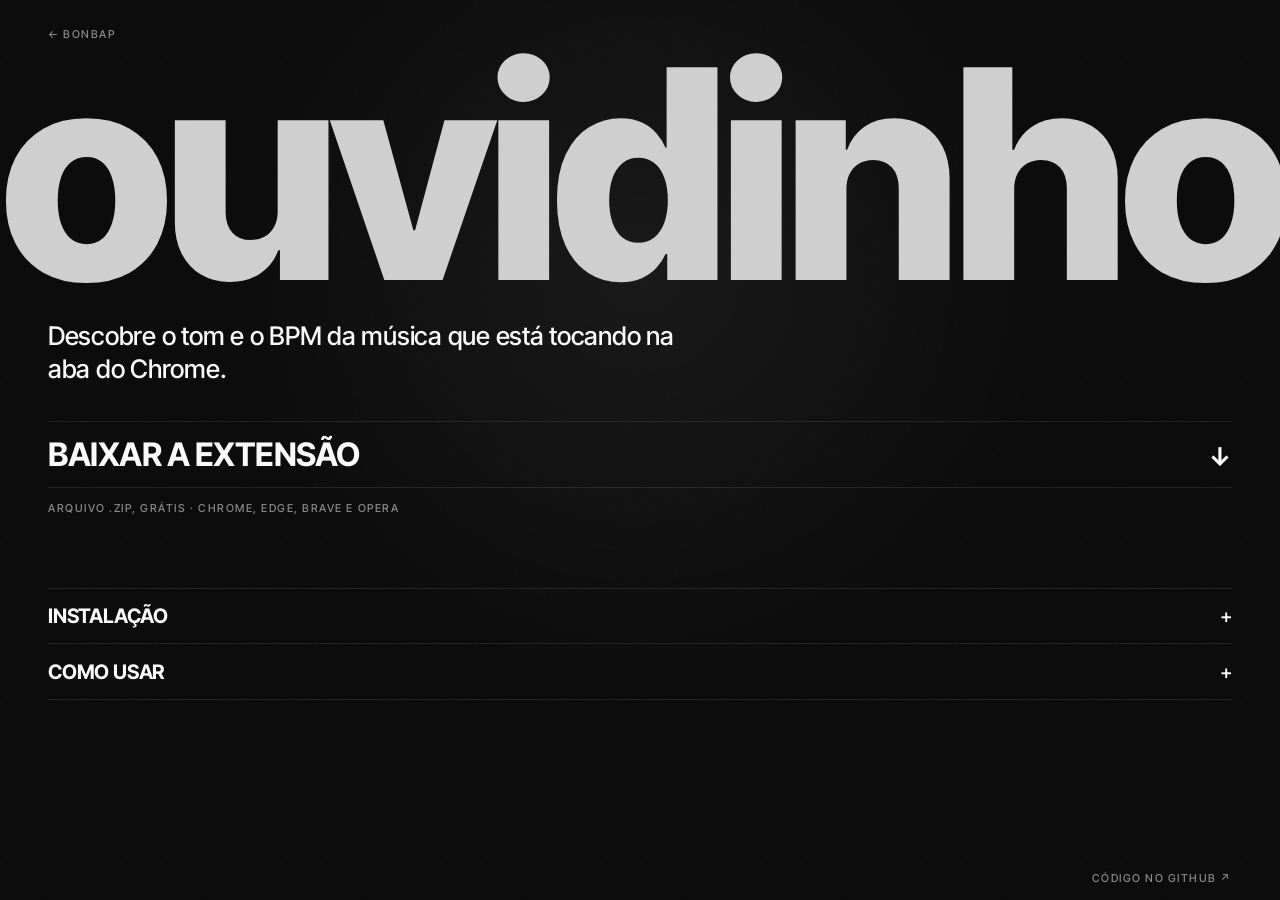
<file: docs/index.html>
<!doctype html>
<html lang="pt-BR">
<head>
<meta charset="utf-8">
<meta name="viewport" content="width=device-width, initial-scale=1">
<meta name="theme-color" content="#0a0a0a">
<title>ouvidinho — bonbap</title>
<meta name="description" content="Extensão para Chrome que descobre o tom e o BPM da música que está tocando na aba. Download e instalação passo a passo.">
<link rel="canonical" href="https://bonbap.com.br/ouvidinho/">
<meta property="og:type" content="website">
<meta property="og:title" content="ouvidinho — bonbap">
<meta property="og:description" content="Descobre o tom e o BPM da música que está tocando na aba do Chrome.">
<meta property="og:url" content="https://bonbap.com.br/ouvidinho/">
<meta property="og:site_name" content="bonbap">
<meta property="og:image" content="https://bonbap.com.br/ouvidinho/img/og.png">
<meta property="og:image:type" content="image/png">
<meta property="og:image:width" content="1200">
<meta property="og:image:height" content="630">
<meta property="og:image:alt" content="Ouvidinho mostrando o tom definido: Lá menor, 128 BPM, com a escala marcada no teclado.">
<meta property="og:locale" content="pt_BR">
<meta name="twitter:card" content="summary_large_image">
<link rel="icon" href="data:image/svg+xml,<svg xmlns='http://www.w3.org/2000/svg' viewBox='0 0 32 32'><rect width='32' height='32' rx='7' fill='%231c1c1c'/><g stroke-width='2.8' stroke-linecap='round'><path d='M6.4 13v6M11.2 10v12M20.8 10v12M25.6 13v6' stroke='%23f2f2ee'/><path d='M16 6.8v18.4' stroke='%23f76b1c'/></g></svg>">
<link rel="preconnect" href="https://fonts.googleapis.com">
<link rel="preconnect" href="https://fonts.gstatic.com" crossorigin>
<link rel="stylesheet" href="https://fonts.googleapis.com/css2?family=Inter+Tight:wght@500;700;800&display=swap">

<style>
:root {
  color-scheme: dark;
  --bg: #0a0a0a;
  --fg: #fafafa;
  --solid: #cfcfcf;
  --muted: #8a8a8a;
  --line: rgba(255, 255, 255, .09);
  --pad: clamp(1.25rem, 4vw, 3rem);
  --ease: cubic-bezier(.22, 1, .36, 1);
}

*, *::before, *::after { box-sizing: border-box; }

body {
  margin: 0;
  min-height: 100svh;
  display: flex;
  flex-direction: column;
  background: var(--bg);
  color: var(--fg);
  font: 500 16px/1.5 "Inter Tight", ui-sans-serif, system-ui, -apple-system, "Segoe UI", sans-serif;
  -webkit-font-smoothing: antialiased;
  overflow-x: hidden;
}

img {
  display: block;
  max-width: 100%;
  height: auto;
  border: 1px solid var(--line);
  border-radius: 6px;
}

.layer { position: fixed; inset: 0; pointer-events: none; z-index: -1; }

.layer--glow {
  background: radial-gradient(42rem 42rem at var(--mx, 50%) var(--my, 30%),
              rgba(255, 255, 255, .055), transparent 62%);
}

.layer--grain {
  opacity: .035;
  background-image: url("data:image/svg+xml,<svg xmlns='http://www.w3.org/2000/svg' width='160' height='160'><filter id='n'><feTurbulence type='fractalNoise' baseFrequency='.8' numOctaves='3'/><feColorMatrix type='saturate' values='0'/></filter><rect width='160' height='160' filter='url(%23n)'/></svg>");
}

.small {
  margin: 0;
  font-size: .68rem;
  font-weight: 500;
  letter-spacing: .14em;
  text-transform: uppercase;
  color: var(--muted);
}

a.small {
  text-decoration: none;
  transition: color .3s ease;
}

a.small:hover, a.small:focus-visible { color: var(--fg); }

.top { padding: clamp(.9rem, 2.2vh, 1.6rem) var(--pad) 0; }

main { flex: 1; }

.mark {
  padding: clamp(.75rem, 2.5vh, 2.5rem) 0 0;
  overflow: hidden;
}

.mark h1 {
  display: block;
  width: max-content;
  margin: 0;
  white-space: nowrap;
  line-height: .74;
  letter-spacing: -.035em;
  font-size: 21vw;
  font-weight: 800;
  color: var(--solid);
}

.lede {
  max-width: 30em;
  margin: clamp(1.5rem, 4vh, 3rem) 0 0;
  padding: 0 var(--pad);
  font-size: clamp(1.15rem, 2.2vw, 1.6rem);
  line-height: 1.3;
  letter-spacing: -.01em;
}

.get {
  margin-top: clamp(1.5rem, 4vh, 3rem);
  padding: 0 var(--pad);
}

.door {
  display: flex;
  align-items: baseline;
  justify-content: space-between;
  gap: 1.5rem;
  padding: clamp(.8rem, 1.6vh, 1.4rem) 0;
  border-top: 1px solid var(--line);
  border-bottom: 1px solid var(--line);
  color: var(--fg);
  text-decoration: none;
  font-size: clamp(1.05rem, min(3vw, 3.6vh), 2.05rem);
  line-height: 1.1;
  font-weight: 700;
  letter-spacing: -.015em;
  text-transform: uppercase;
}

.door:focus-visible { outline: none; }
.door:focus-visible .label { text-decoration: underline; text-underline-offset: .35em; }

.label { transition: transform .5s var(--ease); }

.door:hover .label, .door:focus-visible .label,
.fold summary:hover .label, .fold summary:focus-visible .label { transform: translateX(clamp(4px, .8vw, 12px)); }

.arr {
  flex: none;
  font-size: .8em;
  transition: transform .5s var(--ease);
}

.door:hover .arr, .door:focus-visible .arr { transform: translateY(.2em); }

.get .small { margin-top: .75rem; }

.folds {
  margin-top: clamp(2.5rem, 8vh, 5rem);
  padding: 0 var(--pad);
}

.fold { border-top: 1px solid var(--line); }
.fold:last-child { border-bottom: 1px solid var(--line); }

.fold summary {
  display: flex;
  align-items: baseline;
  justify-content: space-between;
  gap: 1.5rem;
  padding: clamp(.9rem, 1.8vh, 1.3rem) 0;
  list-style: none;
  cursor: pointer;
  font-size: clamp(1rem, 1.6vw, 1.25rem);
  line-height: 1.1;
  font-weight: 700;
  letter-spacing: -.01em;
  text-transform: uppercase;
}

.fold summary::-webkit-details-marker { display: none; }
.fold summary:focus-visible { outline: none; }
.fold summary:focus-visible .label { text-decoration: underline; text-underline-offset: .35em; }

.fold h2 { margin: 0; font: inherit; }

.sign {
  flex: none;
  font-weight: 500;
  transition: transform .5s var(--ease);
}

.fold[open] .sign { transform: rotate(45deg); }

.fold-body {
  max-width: 45rem;
  margin-left: 15.5rem;
  padding-bottom: clamp(1.5rem, 4vh, 2.5rem);
}

.n {
  flex: none;
  padding-top: .3em;
  color: var(--muted);
  font-size: .75em;
  font-variant-numeric: tabular-nums;
  letter-spacing: .08em;
}

.steps {
  margin: 0;
  padding: 0;
  list-style: none;
}

.steps li {
  display: grid;
  grid-template-columns: 2.5rem minmax(0, 1fr);
  padding: 1rem 0 1.25rem;
  color: var(--solid);
  font-size: clamp(1rem, 1.5vw, 1.15rem);
  line-height: 1.45;
}

.steps li + li { border-top: 1px solid var(--line); }

.steps p { margin: 0; }

.steps img { margin-top: .9rem; }

.steps .popup { width: min(100%, 20rem); }

.steps strong {
  color: var(--fg);
  font-weight: 700;
}

code {
  padding: .1em .4em;
  border: 1px solid var(--line);
  border-radius: 4px;
  color: var(--fg);
  font: .88em/1 ui-monospace, "Cascadia Mono", Consolas, Menlo, monospace;
  white-space: nowrap;
}

.fold-body .small {
  padding-top: 1rem;
  border-top: 1px solid var(--line);
}

footer {
  display: flex;
  justify-content: flex-end;
  margin-top: clamp(2.5rem, 8vh, 5rem);
  padding: clamp(.6rem, 1.5vh, 1.4rem) var(--pad);
}

:focus-visible { outline: 2px solid var(--muted); outline-offset: 3px; }

@media (max-width: 47.999rem) {
  .fold-body { margin-left: 0; }
}

@media (prefers-reduced-motion: no-preference) {
  :root { interpolate-size: allow-keywords; }

  .fold::details-content {
    height: 0;
    overflow: clip;
    transition: height .5s var(--ease), content-visibility .5s allow-discrete;
  }

  .fold[open]::details-content { height: auto; }

  .reveal { animation: rise 1s var(--ease) backwards; animation-delay: var(--d, 0s); }
  @keyframes rise { from { opacity: 0; transform: translateY(14px); } to { opacity: 1; transform: none; } }
}
</style>
</head>

<body>
  <div class="layer layer--glow"></div>
  <div class="layer layer--grain"></div>

  <header class="top">
    <a class="small" href="https://bonbap.com.br/">&larr; bonbap</a>
  </header>

  <main>
    <div class="mark reveal">
      <h1 data-fit>ouvidinho</h1>
    </div>

    <p class="lede reveal" style="--d:.15s">
      Descobre o tom e o BPM da música que está tocando na aba do Chrome.
    </p>

    <div class="get reveal" style="--d:.25s">
      <a class="door" href="https://github.com/henribon/ouvidinho/releases/latest/download/ouvidinho.zip">
        <span class="label">Baixar a extensão</span>
        <span class="arr" aria-hidden="true">&#8595;</span>
      </a>
      <p class="small">Arquivo .zip, grátis &middot; Chrome, Edge, Brave e Opera</p>
    </div>

    <div class="folds reveal" style="--d:.35s">
      <details class="fold">
        <summary>
          <h2 class="label">Instalação</h2>
          <span class="sign" aria-hidden="true">+</span>
        </summary>
        <div class="fold-body">
          <ol class="steps">
            <li>
              <span class="n">01</span>
              <p>Extraia o <strong>.zip</strong> que você baixou. Fica uma pasta chamada <code>ouvidinho</code>.</p>
            </li>
            <li>
              <span class="n">02</span>
              <div>
                <p>Abra <code>chrome://extensions</code> e ligue o <strong>Modo do desenvolvedor</strong>.</p>
                <img src="img/instalar-modo-desenvolvedor.webp" width="1360" height="152" loading="lazy" decoding="async" alt="Canto superior direito da página de extensões, com o interruptor Modo do desenvolvedor em destaque.">
              </div>
            </li>
            <li>
              <span class="n">03</span>
              <div>
                <p>Clique em <strong>Carregar sem compactação</strong> e escolha a pasta <code>ouvidinho</code>.</p>
                <img src="img/instalar-carregar.webp" width="1360" height="230" loading="lazy" decoding="async" alt="Página de extensões com o botão Carregar sem compactação em destaque, no canto superior esquerdo.">
              </div>
            </li>
            <li>
              <span class="n">04</span>
              <div>
                <p>Pronto. O Ouvidinho aparece na lista e o ícone fica na barra do navegador.</p>
                <img src="img/instalar-pronto.webp" width="1360" height="640" loading="lazy" decoding="async" alt="Cartão do Ouvidinho, versão 1.1.0, na lista de extensões instaladas.">
              </div>
            </li>
          </ol>
          <p class="small">Guarde a pasta num lugar fixo: o navegador carrega a extensão a partir dela.</p>
        </div>
      </details>

      <details class="fold">
        <summary>
          <h2 class="label">Como usar</h2>
          <span class="sign" aria-hidden="true">+</span>
        </summary>
        <div class="fold-body">
          <ol class="steps">
            <li>
              <span class="n">01</span>
              <div>
                <p>Dê play na música e clique em <strong>Ouvir esta aba</strong>.</p>
                <img class="popup" src="img/popup-idle.webp" width="704" height="608" loading="lazy" decoding="async" alt="Janela do Ouvidinho com o botão Ouvir esta aba.">
              </div>
            </li>
            <li>
              <span class="n">02</span>
              <div>
                <p>Ele escuta por uns <strong>20 segundos</strong>.</p>
                <img class="popup" src="img/popup-ouvindo.webp" width="704" height="736" loading="lazy" decoding="async" alt="Ouvidinho ouvindo: definindo o tom, faltam 18 segundos.">
              </div>
            </li>
            <li>
              <span class="n">03</span>
              <div>
                <p>O <strong>tom</strong> e o <strong>BPM</strong> aparecem e ficam.</p>
                <img class="popup" src="img/popup-definido.webp" width="704" height="736" loading="lazy" decoding="async" alt="Tom definido: Lá menor, 128 BPM, com a escala marcada no teclado.">
              </div>
            </li>
          </ol>
        </div>
      </details>
    </div>
  </main>

  <footer>
    <a class="small" href="https://github.com/henribon/ouvidinho">código no github &#8599;</a>
  </footer>

<script>
(() => {
  const BASE_FONT_SIZE = 200;
  const GLOW_EASING = .07;
  const GLOW_REST_DISTANCE = .1;

  const title = document.querySelector('[data-fit]');
  const glow = document.querySelector('.layer--glow');

  const fitTitle = () => {
    const available = title.parentElement.clientWidth;
    title.style.fontSize = `${BASE_FONT_SIZE}px`;
    const natural = title.getBoundingClientRect().width;
    if (available && natural) title.style.fontSize = `${(BASE_FONT_SIZE * available / natural).toFixed(2)}px`;
  };

  const oncePerFrame = (task) => {
    let scheduled = false;
    return () => {
      if (scheduled) return;
      scheduled = true;
      requestAnimationFrame(() => {
        scheduled = false;
        task();
      });
    };
  };

  const followPointer = () => {
    const target = { x: 50, y: 30 };
    const current = { x: 50, y: 30 };
    let frame = null;

    const step = () => {
      current.x += (target.x - current.x) * GLOW_EASING;
      current.y += (target.y - current.y) * GLOW_EASING;
      glow.style.setProperty('--mx', `${current.x.toFixed(2)}%`);
      glow.style.setProperty('--my', `${current.y.toFixed(2)}%`);
      const moving = Math.abs(target.x - current.x) > GLOW_REST_DISTANCE || Math.abs(target.y - current.y) > GLOW_REST_DISTANCE;
      frame = moving ? requestAnimationFrame(step) : null;
    };

    addEventListener('pointermove', (event) => {
      target.x = event.clientX / innerWidth * 100;
      target.y = event.clientY / innerHeight * 100;
      if (!frame) frame = requestAnimationFrame(step);
    }, { passive: true });
  };

  fitTitle();
  document.fonts?.ready.then(fitTitle);
  addEventListener('resize', oncePerFrame(fitTitle));
  followPointer();
})();
</script>
</body>
</html>
</file>
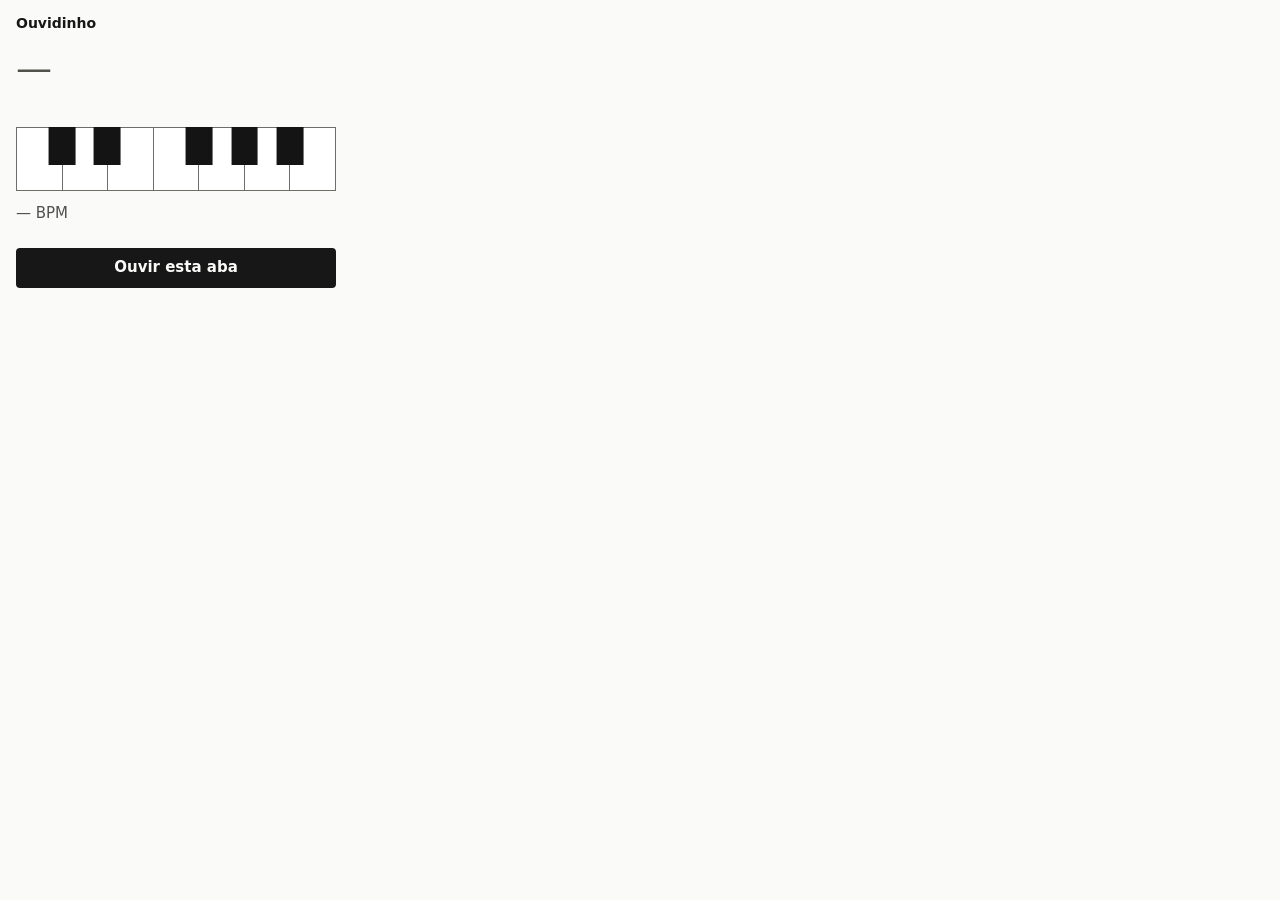
<file: popup.html>
<!doctype html>
<html lang="pt-BR">
  <head>
    <meta charset="utf-8" />
    <title>Ouvidinho</title>
    <link rel="stylesheet" href="popup.css" />
  </head>
  <body>
    <header>
      <h1>Ouvidinho</h1>
      <span id="status"></span>
    </header>

    <main>
      <p class="key wait" id="key">—</p>
      <p class="detail" id="detail"></p>

      <div class="keys" id="keys" role="img" aria-label="Teclado: nenhuma escala definida"></div>

      <p class="row">
        <span class="bpm" id="bpm">— BPM</span>
        <span class="tune" id="tune"></span>
      </p>

      <div class="progress" id="progress" aria-hidden="true"><i id="bar"></i></div>

      <div class="actions" id="outputs" hidden>
        <button id="copyBtn" type="button">Copiar</button>
        <button id="midiBtn" type="button" title="Baixa a escala em MIDI, no BPM detectado, para arrastar ao FL Studio, Ableton ou outra DAW">Baixar MIDI</button>
      </div>

      <div class="actions">
        <button class="main" id="startBtn" type="button">Ouvir esta aba</button>
        <button id="againBtn" type="button" hidden>Ouvir de novo</button>
        <button id="stopBtn" type="button" hidden>Parar</button>
      </div>

      <p class="note" id="note" hidden></p>
      <p class="error" id="error" role="alert" hidden></p>
    </main>

    <p class="sr" id="live" role="status" aria-live="polite"></p>

    <script src="midi.js"></script>
    <script src="popup.js"></script>
  </body>
</html>
</file>
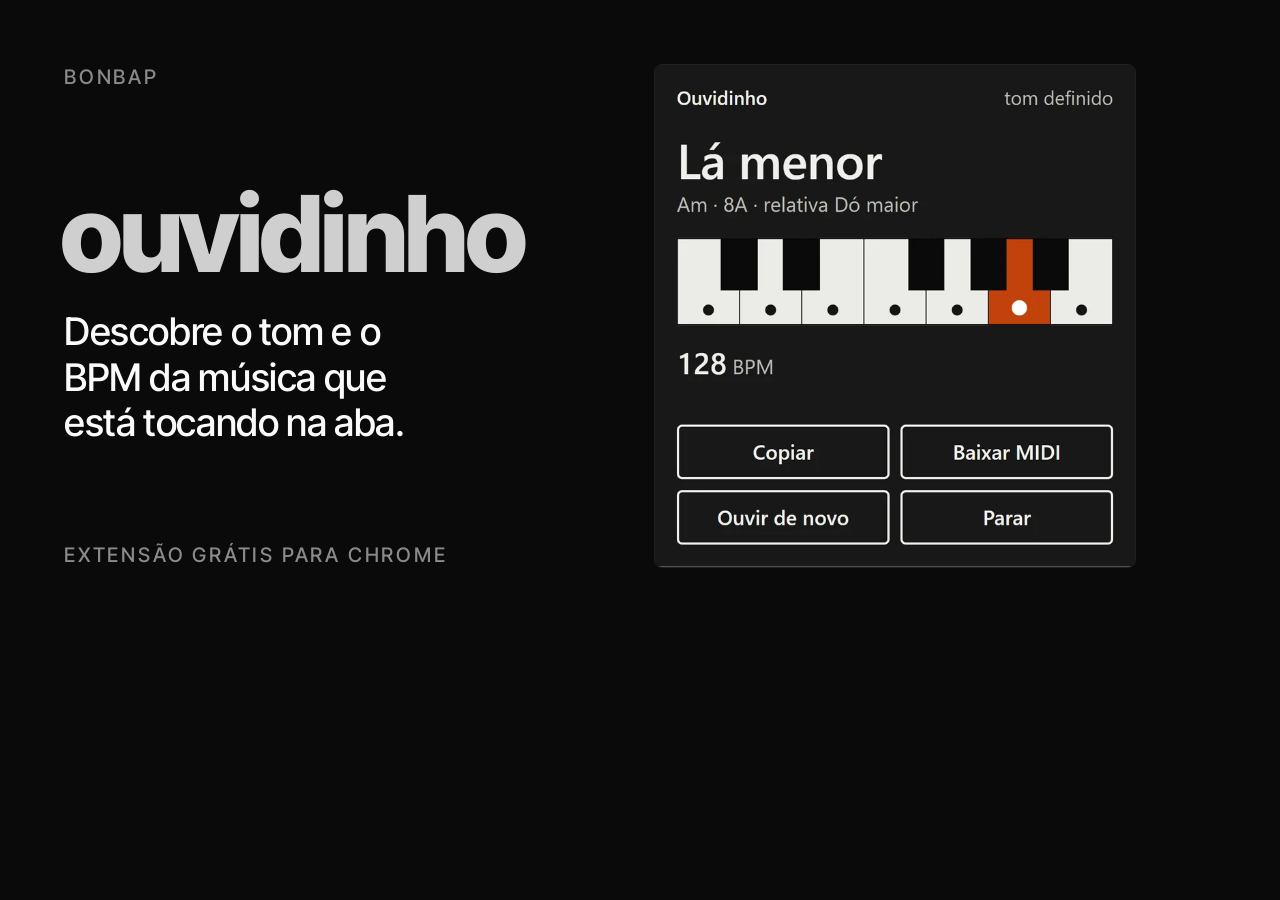
<file: test/link-preview.html>
<!doctype html>
<html lang="pt-BR">
<head>
<meta charset="utf-8">
<title>Prévia do link</title>
<link rel="stylesheet" href="https://fonts.googleapis.com/css2?family=Inter+Tight:wght@500;800&display=swap">
<style>
:root {
  --bg: #0a0a0a;
  --fg: #fafafa;
  --solid: #cfcfcf;
  --muted: #8a8a8a;
  --line: rgba(255, 255, 255, .09);
  --pad: 64px;
}

html, body { margin: 0; }

body {
  box-sizing: border-box;
  width: 1200px;
  height: 630px;
  overflow: hidden;
  display: grid;
  grid-template-columns: minmax(0, 1fr) auto;
  gap: var(--pad);
  padding: var(--pad);
  background: var(--bg);
  color: var(--fg);
  font: 500 20px/1.3 "Inter Tight", ui-sans-serif, system-ui, "Segoe UI", sans-serif;
  -webkit-font-smoothing: antialiased;
}

.text {
  display: flex;
  flex-direction: column;
  justify-content: space-between;
}

.small {
  margin: 0;
  letter-spacing: .14em;
  text-transform: uppercase;
  color: var(--muted);
}

h1 {
  margin: 0 0 0 -.04em;
  font-size: 106px;
  font-weight: 800;
  line-height: .9;
  letter-spacing: -.035em;
  color: var(--solid);
}

.lede {
  margin: 28px 0 0;
  font-size: 38px;
  line-height: 1.2;
  letter-spacing: -.01em;
  text-wrap: balance;
}

img {
  display: block;
  width: 480px;
  height: 502px;
  border: 1px solid var(--line);
  border-radius: 8px;
}
</style>
</head>

<body>
  <div class="text">
    <p class="small">bonbap</p>
    <div>
      <h1>ouvidinho</h1>
      <p class="lede">Descobre o tom e o BPM da música que está tocando na aba.</p>
    </div>
    <p class="small">Extensão grátis para Chrome</p>
  </div>
  <img src="../docs/img/popup-definido.webp" alt="">
</body>
</html>
</file>
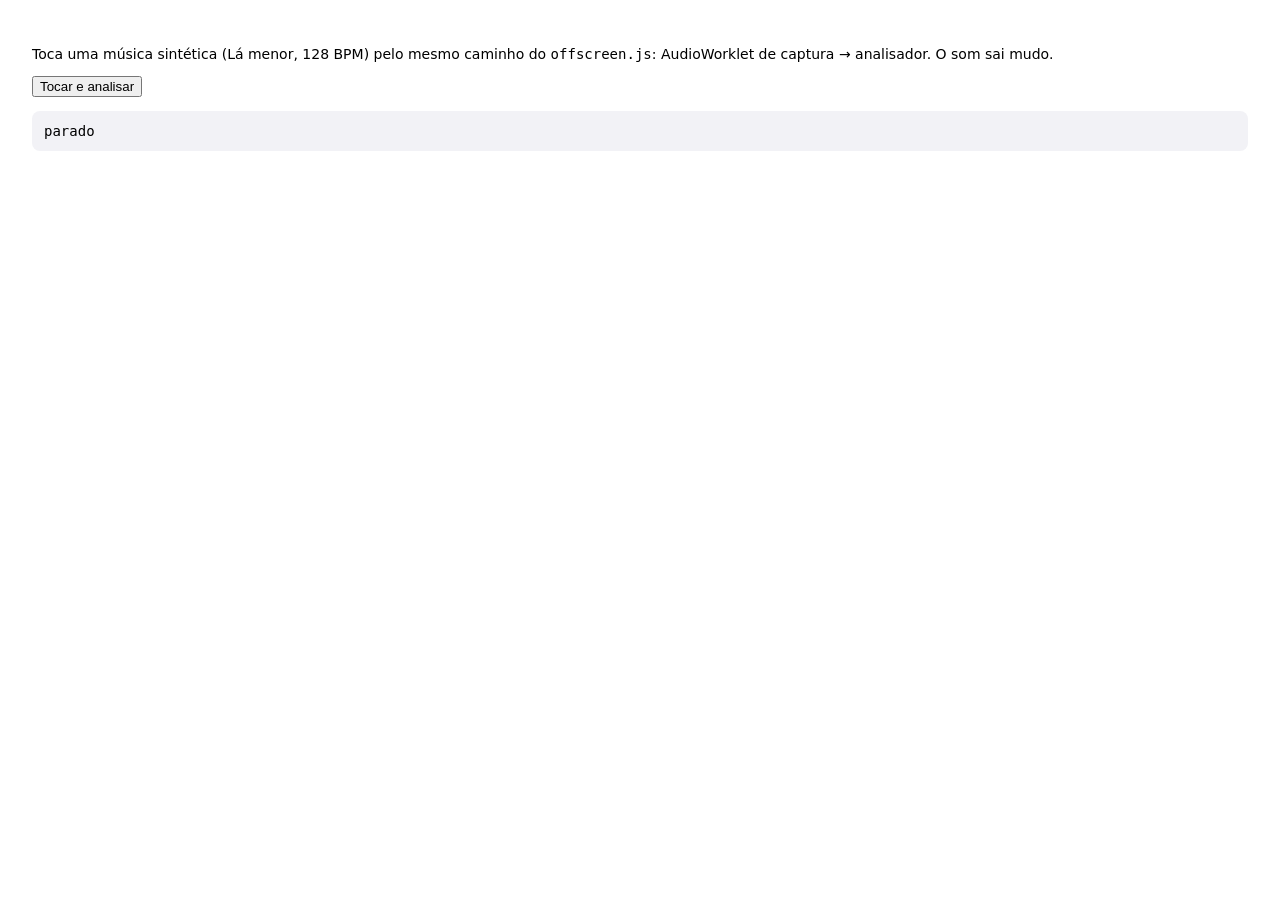
<file: test/pipeline.html>
<!doctype html>
<html lang="pt-BR">
  <head>
    <meta charset="utf-8" />
    <title>Teste do pipeline de áudio</title>
    <style>
      body { font: 14px system-ui, sans-serif; padding: 24px; }
      pre { background: #f2f2f6; padding: 12px; border-radius: 8px; }
    </style>
  </head>
  <body>
    <p>
      Toca uma música sintética (Lá menor, 128 BPM) pelo mesmo caminho do <code>offscreen.js</code>:
      AudioWorklet de captura → analisador. O som sai mudo.
    </p>
    <button id="play">Tocar e analisar</button>
    <pre id="out">parado</pre>
    <script src="../analyzer.js"></script>
    <script src="synth.js"></script>
    <script>
      document.getElementById('play').onclick = async () => {
        const out = document.getElementById('out');
        const ctx = new AudioContext();
        await ctx.audioWorklet.addModule('../capture-worklet.js');
        const sr = ctx.sampleRate;
        const data = OuvidinhoSynth.synth({
          sr, bpm: 128, seconds: 25, tonic: 9, mode: 'minor',
          chords: [['A', 'min'], ['D', 'min'], ['E', 'maj'], ['A', 'min']],
        });
        const buffer = ctx.createBuffer(2, data.length, sr);
        buffer.copyToChannel(data, 0);
        buffer.copyToChannel(data, 1);
        const source = ctx.createBufferSource();
        source.buffer = buffer;

        const tap = new AudioWorkletNode(ctx, 'ouvidinho-capture', {
          numberOfInputs: 1, numberOfOutputs: 1, outputChannelCount: [1],
        });
        const mute = ctx.createGain();
        mute.gain.value = 0;
        source.connect(tap);
        tap.connect(mute).connect(ctx.destination);

        const analyzer = new Ouvidinho.Analyzer(sr);
        let blocks = 0;
        tap.port.onmessage = (e) => { blocks++; analyzer.process(e.data); };
        source.start();
        const t0 = performance.now();
        const timer = setInterval(() => {
          const r = analyzer.getResult();
          const t = ((performance.now() - t0) / 1000).toFixed(1);
          out.textContent =
            `t=${t}s  taxa=${sr} Hz  blocos=${blocks}\n` +
            `estado: ${r.state}  (escuta ${(r.progress * 100).toFixed(0)}%, palpite ${r.candidate || '-'})\n` +
            `BPM: ${r.bpm || '-'}  (ao vivo ${r.bpmLive ? r.bpmLive.toFixed(2) : '-'})\n` +
            `Tom: ${r.key ? `${r.key.name} ${r.key.short} ${r.key.camelot}` : '-'}\n` +
            `nível: ${r.levelDb.toFixed(1)} dB  silêncio: ${r.silent}`;
        }, 250);
        source.onended = () => { clearInterval(timer); out.textContent += '\nFIM'; ctx.close(); };
      };
    </script>
  </body>
</html>
</file>
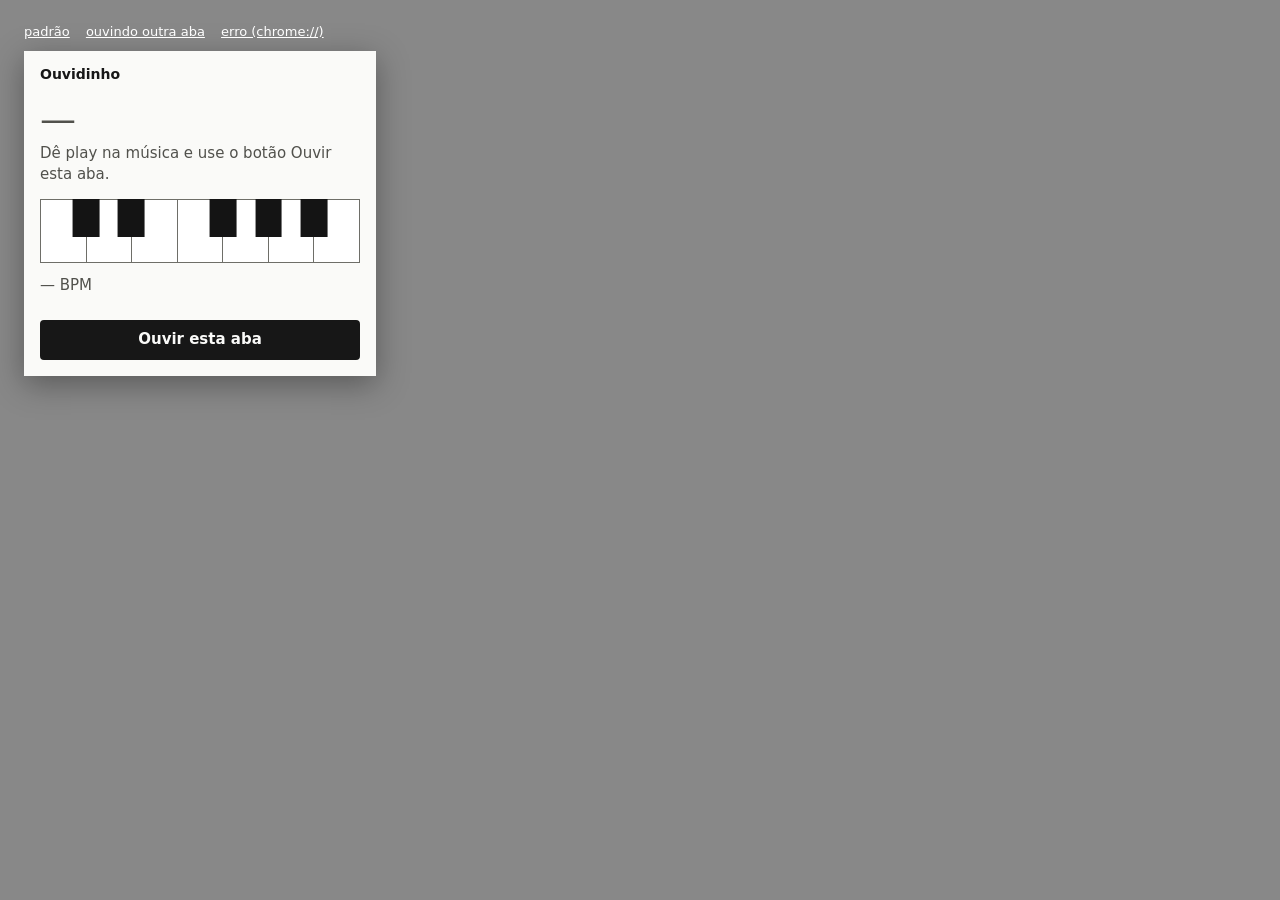
<file: test/popup-preview.html>
<!doctype html>
<html lang="pt-BR">
  <head>
    <meta charset="utf-8" />
    <title>Prévia do popup</title>
    <style>
      body { margin: 0; padding: 24px; background: #888; font: 13px system-ui, sans-serif; }
      nav { margin-bottom: 12px; }
      nav a { color: #fff; margin-right: 12px; }
      iframe { width: 22rem; border: 0; display: block; box-shadow: 0 8px 30px rgba(0, 0, 0, 0.35); background: #fff; }
    </style>
  </head>
  <body>
    <nav>
      <a href="?cenario=padrao">padrão</a>
      <a href="?cenario=outra-aba">ouvindo outra aba</a>
      <a href="?cenario=erro">erro (chrome://)</a>
    </nav>
    <iframe id="popup" title="popup" scrolling="no"></iframe>
    <script>
      const frame = document.getElementById('popup');
      fetch('../popup.html')
        .then((r) => r.text())
        .then((html) => {
          const root = new URL('../', location.href).href;
          html = html
            .replace('<head>', `<head><base href="${root}">`)
            .replace(
              '<script src="popup.js"><\/script>',
              '<script src="analyzer.js"><\/script><script src="test/synth.js"><\/script>' +
                '<script src="test/chrome-mock.js"><\/script><script src="popup.js"><\/script>',
            );
          frame.srcdoc = html;
        });
      setInterval(() => {
        const body = frame.contentDocument && frame.contentDocument.body;
        if (body) frame.style.height = body.scrollHeight + 'px';
      }, 200);
    </script>
  </body>
</html>
</file>
<file: popup.css>
:root {
  --bg: #fafaf8;
  --ink: #171717;
  --mute: #51514c;
  --line: #8a8a84;
  --error: #a11a10;
  --focus: #0b57d0;
  --key-white: #ffffff;
  --key-black: #141414;
  --key-edge: #6e6e68;
  --tonic: #c2410c;
}

@media (prefers-color-scheme: dark) {
  :root {
    --bg: #181818;
    --ink: #f0f0ec;
    --mute: #bdbdb7;
    --line: #8a8a84;
    --error: #ffa094;
    --focus: #8ab4f8;
    --key-white: #ecece7;
    --key-black: #0a0a0a;
    --key-edge: #0a0a0a;
  }
}

@media (prefers-contrast: more) {
  :root {
    --mute: var(--ink);
    --line: var(--ink);
  }
}

* {
  box-sizing: border-box;
}

[hidden] {
  display: none !important;
}

.sr {
  position: absolute;
  width: 1px;
  height: 1px;
  margin: -1px;
  overflow: hidden;
  clip-path: inset(50%);
  white-space: nowrap;
}

body {
  width: 22rem;
  margin: 0;
  padding: 0.9rem 1rem 1rem;
  background: var(--bg);
  color: var(--ink);
  font: 0.9375rem/1.4 system-ui, 'Segoe UI', Roboto, Arial, sans-serif;
}

p,
h1 {
  margin: 0;
}

header {
  display: flex;
  justify-content: space-between;
  align-items: baseline;
  font-size: 0.875rem;
  color: var(--mute);
}

h1 {
  color: var(--ink);
  font-size: inherit;
  font-weight: 600;
}

.key {
  margin-top: 0.8rem;
  font-size: 2.25rem;
  line-height: 1.2;
  font-weight: 600;
  letter-spacing: -0.01em;
}

.key.wait {
  color: var(--mute);
  font-weight: 400;
}

.detail {
  min-height: 1.4em;
  margin-top: 0.1rem;
  color: var(--mute);
}

.keys {
  position: relative;
  display: flex;
  height: 4rem;
  margin-top: 0.9rem;
}

.keys .w {
  position: relative;
  flex: 1;
  background: var(--key-white);
  border: 1px solid var(--key-edge);
  border-left-width: 0;
}

.keys .w:first-child {
  border-left-width: 1px;
}

.keys .b {
  position: absolute;
  top: 0;
  width: 8.4%;
  height: 60%;
  background: var(--key-black);
  transform: translateX(-50%);
}

.keys .on::after {
  content: '';
  position: absolute;
  left: 50%;
  bottom: 0.4rem;
  width: 0.5rem;
  height: 0.5rem;
  border-radius: 50%;
  background: #141414;
  transform: translateX(-50%);
}

.keys .b.on::after {
  background: #ffffff;
}

.keys .tonic {
  background: var(--tonic);
}

.keys .tonic::after {
  width: 0.7rem;
  height: 0.7rem;
  background: #ffffff;
}

.row {
  display: flex;
  justify-content: space-between;
  align-items: baseline;
  margin-top: 0.75rem;
  color: var(--mute);
}

.bpm b {
  color: var(--ink);
  font-size: 1.375rem;
  font-weight: 600;
  font-variant-numeric: tabular-nums;
}

.tune {
  font-size: 0.875rem;
}

.progress {
  height: 4px;
  margin-top: 0.75rem;
  border: 1px solid var(--line);
  visibility: hidden;
}

.progress.on {
  visibility: visible;
}

.progress i {
  display: block;
  width: 0;
  height: 100%;
  background: var(--ink);
  transition: width 0.25s linear;
}

.actions {
  display: flex;
  gap: 0.5rem;
  margin-top: 0.9rem;
}

.actions + .actions {
  margin-top: 0.5rem;
}

button {
  flex: 1 1 0;
  min-height: 2.5rem;
  padding: 0 0.6rem;
  border: 2px solid var(--ink);
  border-radius: 4px;
  background: transparent;
  color: var(--ink);
  font: inherit;
  font-weight: 600;
  cursor: pointer;
}

button.main {
  background: var(--ink);
  color: var(--bg);
}

button:hover {
  text-decoration: underline;
}

button:disabled,
button[aria-disabled='true'] {
  cursor: default;
  text-decoration: none;
  border-style: dashed;
  border-color: var(--mute);
  background: transparent;
  color: var(--mute);
}

button:focus-visible {
  outline: 3px solid var(--focus);
  outline-offset: 2px;
}

.note,
.error {
  margin-top: 0.7rem;
  font-size: 0.875rem;
  color: var(--mute);
}

.error {
  color: var(--error);
  font-weight: 600;
}

@media (prefers-reduced-motion: reduce) {
  .progress i {
    transition: none;
  }
}

@media (forced-colors: active) {
  .keys {
    forced-color-adjust: none;
    --key-white: #ffffff;
    --key-black: #000000;
    --key-edge: #000000;
    outline: 1px solid CanvasText;
  }

  .progress {
    border-color: CanvasText;
  }

  .progress i {
    background: Highlight;
    forced-color-adjust: none;
  }

  button:focus-visible {
    outline-color: Highlight;
  }
}
</file>
